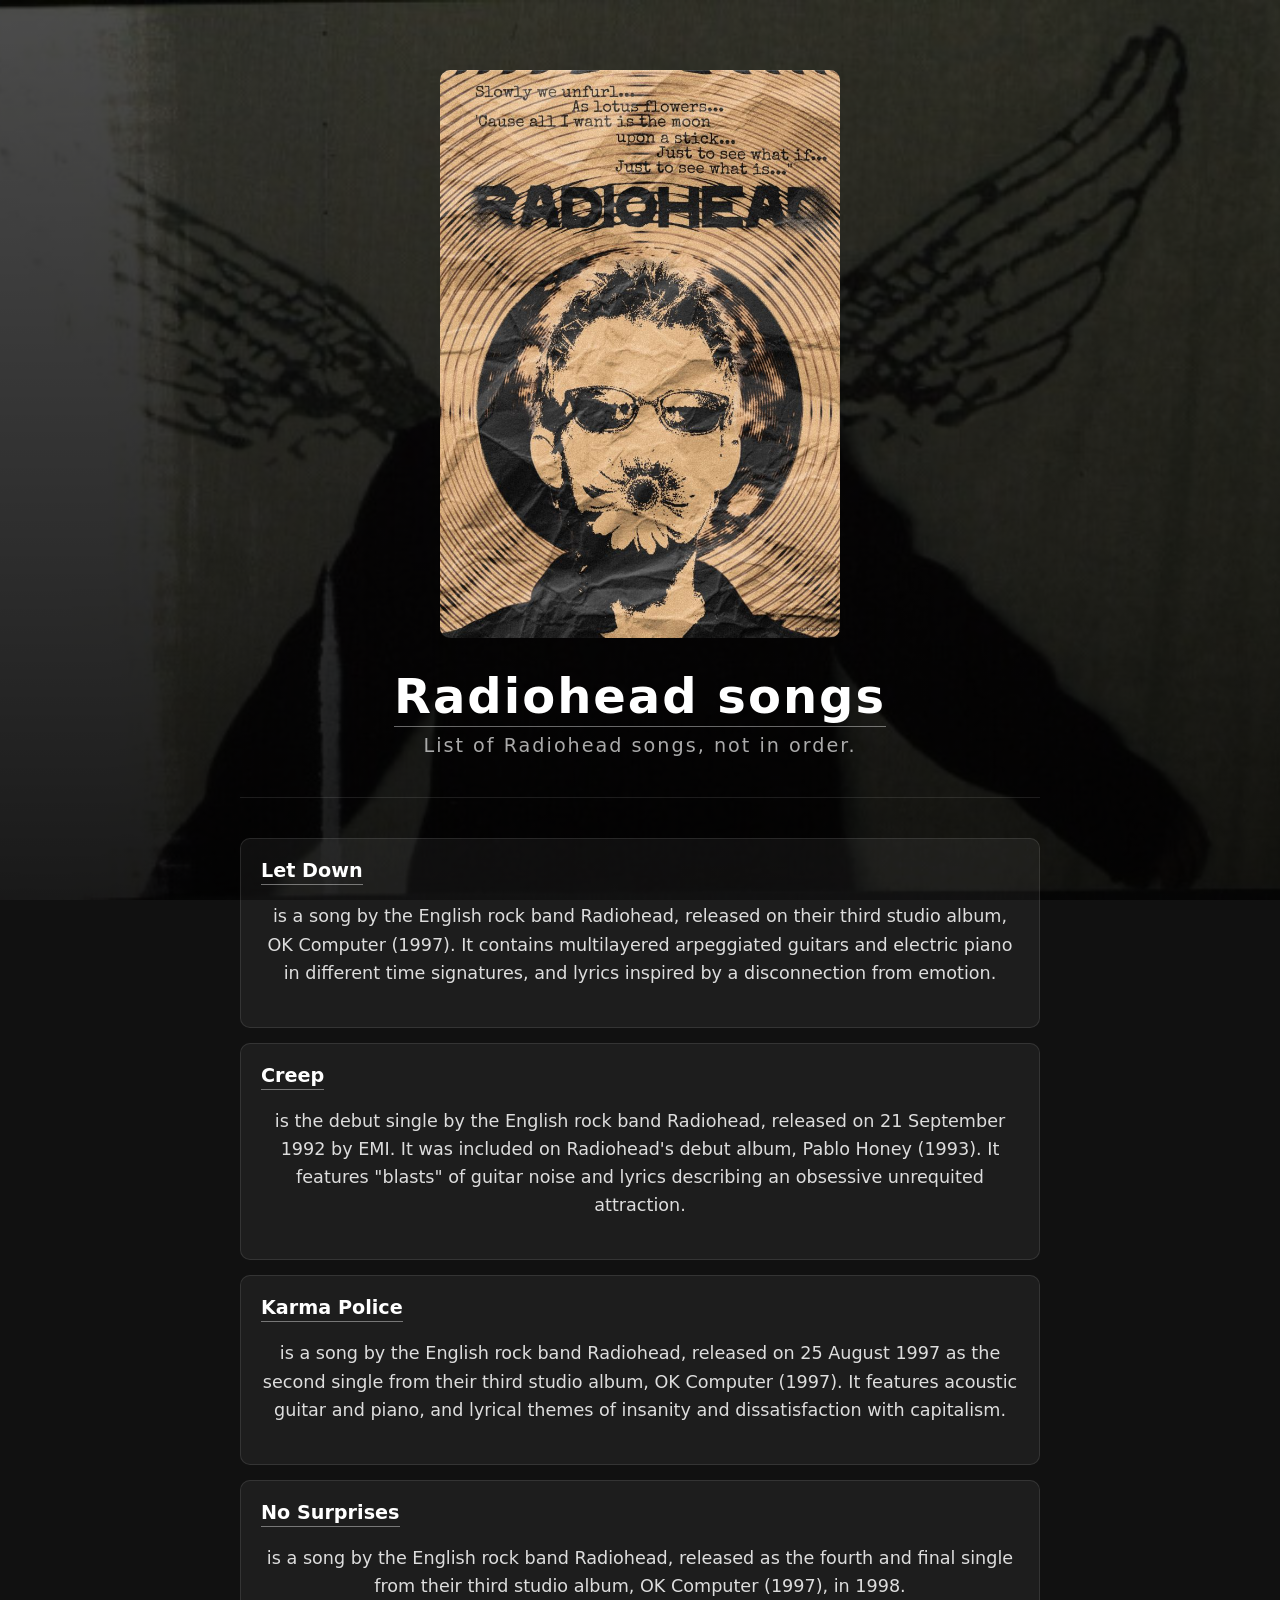
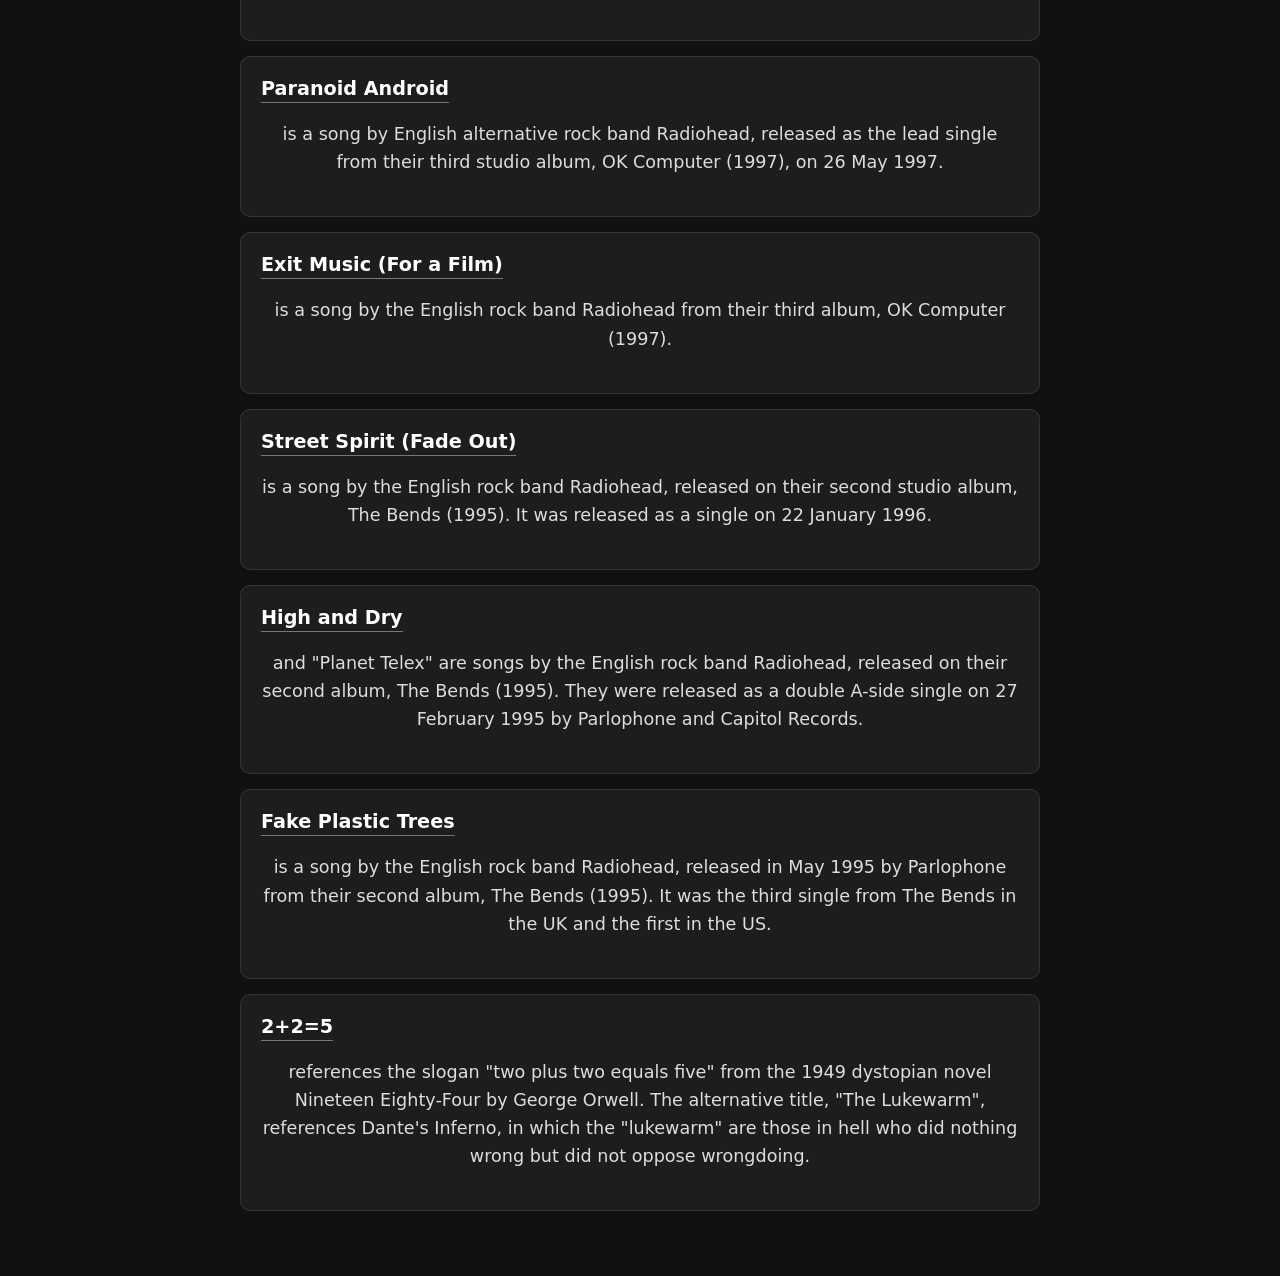
<file: index.html>
<!doctype html>
<html lang="en">
  <head>
    <meta charset="UTF-8" />
    <meta name="viewport" content="width=device-width, initial-scale=1.0" />
    <title>Radiohead songs</title>
    <link rel="stylesheet" href="style.css" />
  </head>

  <body>
    <p>
      <img src="poster.jpg" alt="image_on_the_top" />
    </p>
    <h1><a href="radiohead.html" target="_blank">Radiohead songs</a></h1>
    <h2>List of Radiohead songs, not in order.</h2>
    <hr />

    <article class="song">
      <h3>
        <a
          href="https://youtu.be/-Z_NvVMUcG8?si=pH7vmClVKFViu7AR"
          target="_blank"
          rel="noopener noreferrer"
          >Let Down</a
        >
      </h3>
      <p>
        is a song by the English rock band Radiohead, released on their third
        studio album, OK Computer (1997). It contains multilayered arpeggiated
        guitars and electric piano in different time signatures, and lyrics
        inspired by a disconnection from emotion.
      </p>
    </article>

    <article class="song">
      <h3>
        <a
          href="https://youtu.be/XFkzRNyygfk?si=QvnfgFlh0Fvcb_DE"
          target="_blank"
          rel="noopener noreferrer"
          >Creep</a
        >
      </h3>
      <p>
        is the debut single by the English rock band Radiohead, released on 21
        September 1992 by EMI. It was included on Radiohead's debut album, Pablo
        Honey (1993). It features "blasts" of guitar noise and lyrics describing
        an obsessive unrequited attraction.
      </p>
    </article>

    <article class="song">
      <h3>
        <a
          href="https://youtu.be/1uYWYWPc9HU?si=YZVM4ucukXgcqo3j"
          target="_blank"
          rel="noopener noreferrer"
          >Karma Police</a
        >
      </h3>
      <p>
        is a song by the English rock band Radiohead, released on 25 August 1997
        as the second single from their third studio album, OK Computer (1997).
        It features acoustic guitar and piano, and lyrical themes of insanity
        and dissatisfaction with capitalism.
      </p>
    </article>

    <article class="song">
      <h3>
        <a
          href="https://youtu.be/u5CVsCnxyXg?si=XOezxIeCn2joPNkT"
          target="_blank"
          rel="noopener noreferrer"
          >No Surprises</a
        >
      </h3>
      <p>
        is a song by the English rock band Radiohead, released as the fourth and
        final single from their third studio album, OK Computer (1997), in 1998.
      </p>
    </article>

    <article class="song">
      <h3>
        <a
          href="https://youtu.be/fHiGbolFFGw?si=DJjSUPk3jTbmVTcQ"
          target="_blank"
          rel="noopener noreferrer"
          >Paranoid Android</a
        >
      </h3>
      <p>
        is a song by English alternative rock band Radiohead, released as the
        lead single from their third studio album, OK Computer (1997), on 26 May
        1997.
      </p>
    </article>

    <article class="song">
      <h3>
        <a
          href="https://youtu.be/50rlHVe6g9Q?si=mz2Ns3L1k79y1ywi"
          target="_blank"
          rel="noopener noreferrer"
          >Exit Music (For a Film)</a
        >
      </h3>
      <p>
        is a song by the English rock band Radiohead from their third album, OK
        Computer (1997).
      </p>
    </article>

    <article class="song">
      <h3>
        <a
          href="https://youtu.be/LCJblaUkkfc?si=uQ-FUQJWf47GFmUM"
          target="_blank"
          rel="noopener noreferrer"
          >Street Spirit (Fade Out)</a
        >
      </h3>
      <p>
        is a song by the English rock band Radiohead, released on their second
        studio album, The Bends (1995). It was released as a single on 22
        January 1996.
      </p>
    </article>

    <article class="song">
      <h3>
        <a
          href="https://youtu.be/7qFfFVSerQo?si=4aed-6rovI6a7XaD"
          target="_blank"
          rel="noopener noreferrer"
          >High and Dry</a
        >
      </h3>
      <p>
        and "Planet Telex" are songs by the English rock band Radiohead,
        released on their second album, The Bends (1995). They were released as
        a double A-side single on 27 February 1995 by Parlophone and Capitol
        Records.
      </p>
    </article>

    <article class="song">
      <h3>
        <a
          href="https://youtu.be/n5h0qHwNrHk?si=2T6STTktTA27NcgD"
          target="_blank"
          rel="noopener noreferrer"
          >Fake Plastic Trees</a
        >
      </h3>
      <p>
        is a song by the English rock band Radiohead, released in May 1995 by
        Parlophone from their second album, The Bends (1995). It was the third
        single from The Bends in the UK and the first in the US.
      </p>
    </article>

    <article class="song">
      <h3>
        <a
          href="https://youtu.be/gC--6eo9rEY?si=UGUnbJNdC7Evz_yU"
          target="_blank"
          rel="noopener noreferrer"
          >2+2=5</a
        >
      </h3>
      <p>
        references the slogan "two plus two equals five" from the 1949 dystopian
        novel Nineteen Eighty-Four by George Orwell. The alternative title, "The
        Lukewarm", references Dante's Inferno, in which the "lukewarm" are those
        in hell who did nothing wrong but did not oppose wrongdoing.
      </p>
    </article>
  </body>
</html>
</file>
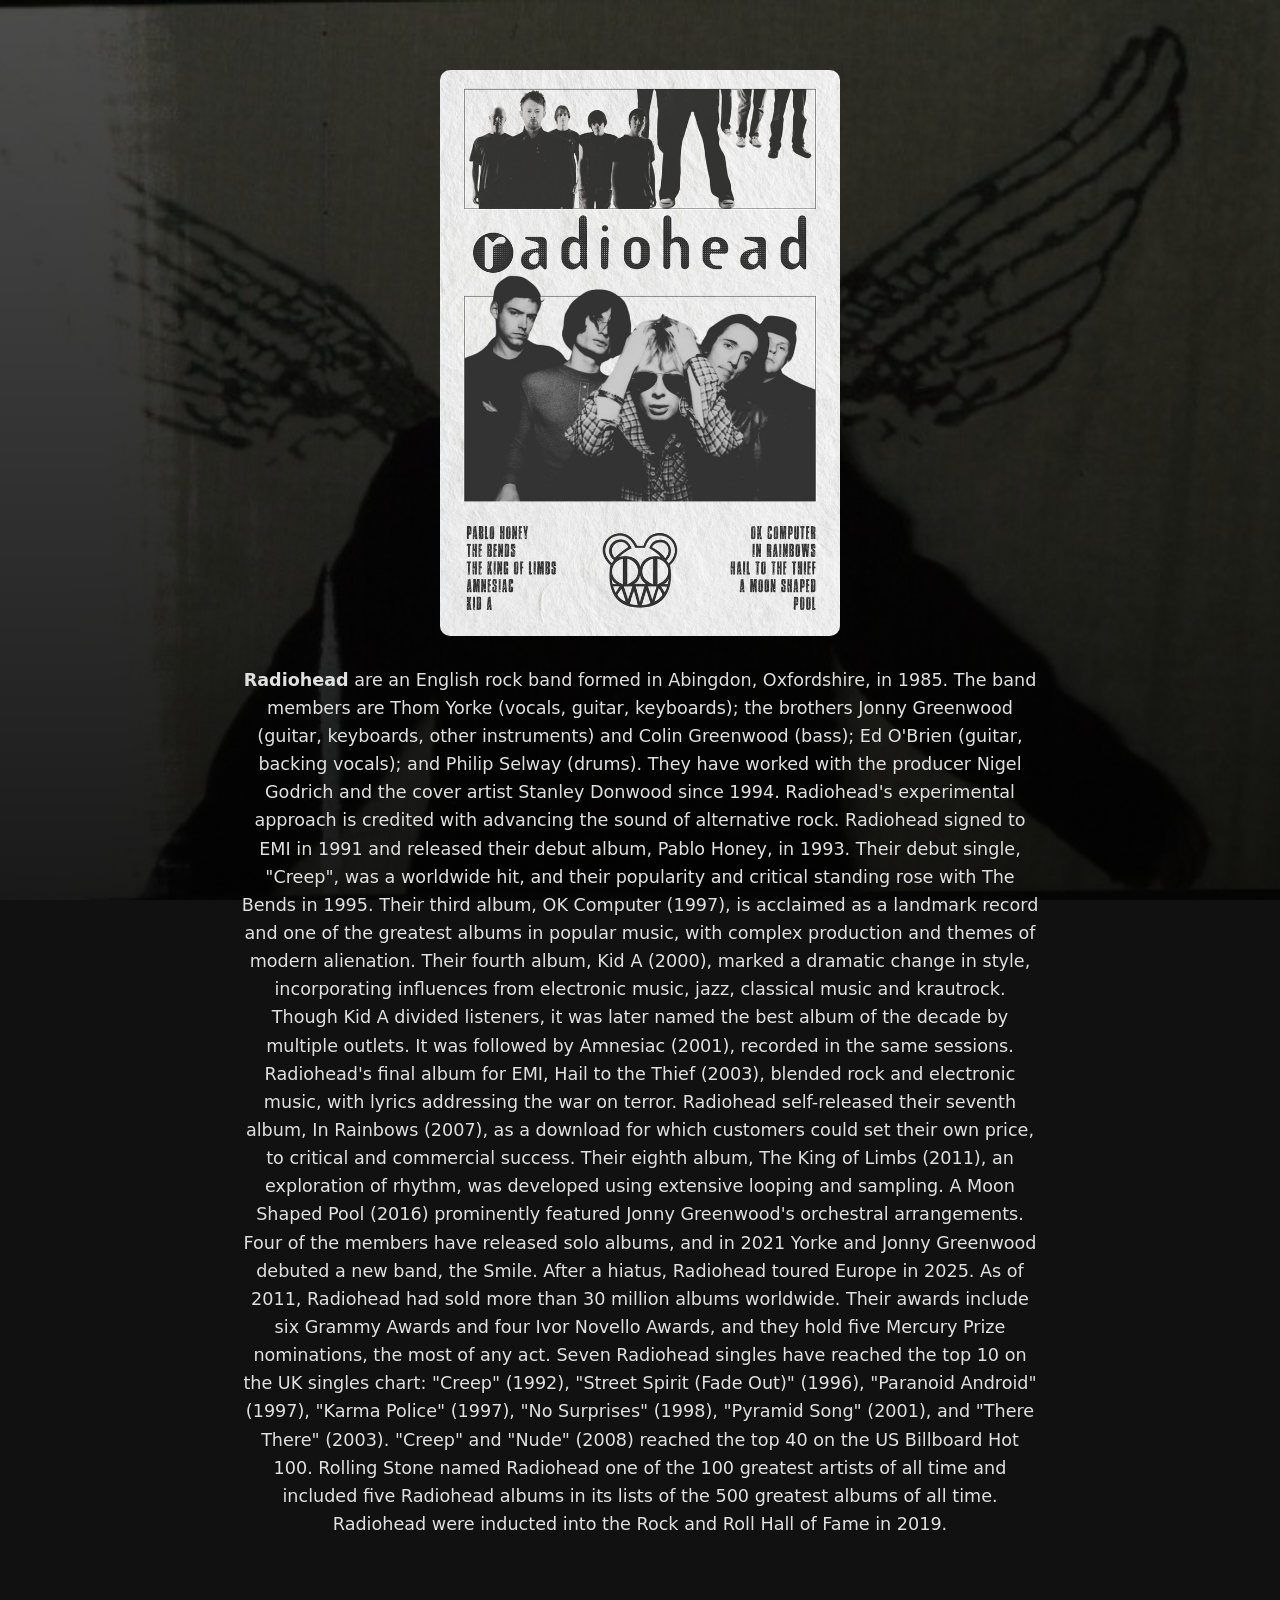
<file: radiohead.html>
<!doctype html>
<head>
  <title>Radiohead</title>
  <meta charset="UTF-8" />
  <meta name="viewport" content="width=device-width, initial-scale=1.0" />
  <title>Radiohead songs</title>
  <link rel="stylesheet" href="style.css" />
</head>

<body>
  <p>
    <img src="radiohead.jpg" alt="image_on_the_top" />
  </p>
  <p>
    <b>Radiohead</b> are an English rock band formed in Abingdon, Oxfordshire,
    in 1985. The band members are Thom Yorke (vocals, guitar, keyboards); the
    brothers Jonny Greenwood (guitar, keyboards, other instruments) and Colin
    Greenwood (bass); Ed O'Brien (guitar, backing vocals); and Philip Selway
    (drums). They have worked with the producer Nigel Godrich and the cover
    artist Stanley Donwood since 1994. Radiohead's experimental approach is
    credited with advancing the sound of alternative rock. Radiohead signed to
    EMI in 1991 and released their debut album, Pablo Honey, in 1993. Their
    debut single, "Creep", was a worldwide hit, and their popularity and
    critical standing rose with The Bends in 1995. Their third album, OK
    Computer (1997), is acclaimed as a landmark record and one of the greatest
    albums in popular music, with complex production and themes of modern
    alienation. Their fourth album, Kid A (2000), marked a dramatic change in
    style, incorporating influences from electronic music, jazz, classical music
    and krautrock. Though Kid A divided listeners, it was later named the best
    album of the decade by multiple outlets. It was followed by Amnesiac (2001),
    recorded in the same sessions. Radiohead's final album for EMI, Hail to the
    Thief (2003), blended rock and electronic music, with lyrics addressing the
    war on terror. Radiohead self-released their seventh album, In Rainbows
    (2007), as a download for which customers could set their own price, to
    critical and commercial success. Their eighth album, The King of Limbs
    (2011), an exploration of rhythm, was developed using extensive looping and
    sampling. A Moon Shaped Pool (2016) prominently featured Jonny Greenwood's
    orchestral arrangements. Four of the members have released solo albums, and
    in 2021 Yorke and Jonny Greenwood debuted a new band, the Smile. After a
    hiatus, Radiohead toured Europe in 2025. As of 2011, Radiohead had sold more
    than 30 million albums worldwide. Their awards include six Grammy Awards and
    four Ivor Novello Awards, and they hold five Mercury Prize nominations, the
    most of any act. Seven Radiohead singles have reached the top 10 on the UK
    singles chart: "Creep" (1992), "Street Spirit (Fade Out)" (1996), "Paranoid
    Android" (1997), "Karma Police" (1997), "No Surprises" (1998), "Pyramid
    Song" (2001), and "There There" (2003). "Creep" and "Nude" (2008) reached
    the top 40 on the US Billboard Hot 100. Rolling Stone named Radiohead one of
    the 100 greatest artists of all time and included five Radiohead albums in
    its lists of the 500 greatest albums of all time. Radiohead were inducted
    into the Rock and Roll Hall of Fame in 2019.
  </p>
</body>
</file>
<file: style.css>
p {
  color: #e0e0e0;
  text-align: center;
  font-size: 1.1rem;
  line-height: 1.6;
  max-width: 800px;
  margin: 20px auto;
}
img {
  display: block;
  max-width: 400px;
  width: 100%;
  margin: 0 auto 30px auto;
  border-radius: 10px;
}
* {
  box-sizing: border-box;
  margin: 0;
  padding: 0;
}

body {
  background-color: #111;
  background-image:
    linear-gradient(rgba(0, 0, 0, 0.7), rgba(0, 0, 0, 0.9)),
    url("background_image.jpg");
  background-size: cover;
  background-position: center;
  background-attachment: fixed;
  color: #ffffff;
  font-family:
    system-ui,
    -apple-system,
    sans-serif;
  min-height: 100vh;
  padding: 50px 20px;
}

h1 {
  text-align: center;
  font-size: 3rem;
  font-weight: 700;
  margin-bottom: 10px;
  letter-spacing: 2px;
}

h2 {
  text-align: center;
  font-size: 1.2rem;
  font-weight: 300;
  margin-bottom: 40px;
  color: #aaaaaa;
  letter-spacing: 2px;
}

hr {
  border: none;
  border-top: 1px solid rgba(255, 255, 255, 0.1);
  max-width: 800px;
  margin: 0 auto 40px auto;
}

/* Har bir qo'shiq uchun kartochka dizayni */
.song {
  max-width: 800px;
  margin: 0 auto 15px auto;
  padding: 20px;
  background: rgba(255, 255, 255, 0.05);
  border: 1px solid rgba(255, 255, 255, 0.1);
  border-radius: 10px;
  transition: 0.3s;
}

.song:hover {
  background: rgba(255, 255, 255, 0.1);
  border-color: rgba(255, 255, 255, 0.3);
}

.song h3 {
  font-size: 1.2rem;
  margin-bottom: 10px;
}

.song p {
  font-size: 1.1rem;
  line-height: 1.6;
  color: #dddddd;
}

/* Linklar (qo'shiq nomlari) uchun dizayn */
a {
  color: #ffffff;
  text-decoration: none;
  font-weight: bold;
  border-bottom: 1px solid rgba(255, 255, 255, 0.4);
  padding-bottom: 2px;
}

a:hover {
  color: #cccccc;
  border-bottom-color: #ffffff;
}

/* Scrollbar */
::-webkit-scrollbar {
  width: 8px;
}
::-webkit-scrollbar-track {
  background: #111;
}
::-webkit-scrollbar-thumb {
  background: rgba(255, 255, 255, 0.3);
  border-radius: 4px;
}
::-webkit-scrollbar-thumb:hover {
  background: rgba(255, 255, 255, 0.5);
}
</file>
